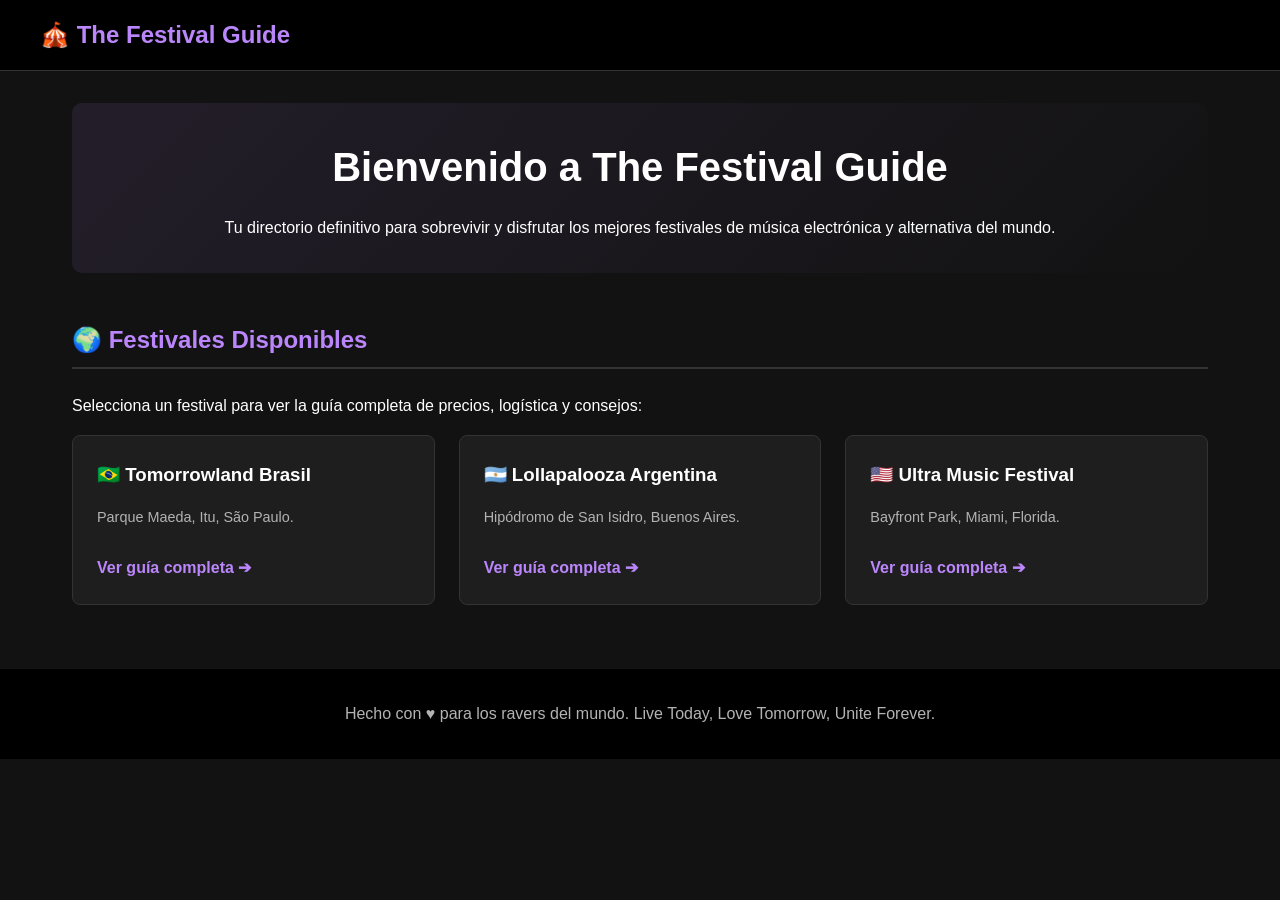
<file: index.html>
<!DOCTYPE html>
<html lang="es">
<head>
    <meta charset="UTF-8">
    <meta name="viewport" content="width=device-width, initial-scale=1.0">
    <title>The Festival Guide | Inicio</title>
    <link rel="stylesheet" href="css/style.css">
</head>
<body>
    <header>
        <nav class="navbar">
            <div class="logo">🎪 The Festival Guide</div>
            <ul class="nav-links">
            </ul>
            <div class="hamburger">
                <span class="bar"></span>
                <span class="bar"></span>
                <span class="bar"></span>
            </div>
        </nav>
    </header>

    <main class="container">
        <div class="hero-section">
            <h1>Bienvenido a The Festival Guide</h1>
            <p>Tu directorio definitivo para sobrevivir y disfrutar los mejores festivales de música electrónica y alternativa del mundo.</p>
        </div>

        <section class="guide-section">
            <h2>🌍 Festivales Disponibles</h2>
            <p>Selecciona un festival para ver la guía completa de precios, logística y consejos:</p>
            
            <div class="cards-grid">
                <a href="./festivals/tomorrowland/brasil.html" style="text-decoration: none;">
                    <div class="card" style="cursor: pointer;">
                        <h3>🇧🇷 Tomorrowland Brasil</h3>
                        <p style="color: var(--text-secondary); font-size: 0.9rem;">Parque Maeda, Itu, São Paulo.</p>
                        <br>
                        <p style="color: var(--accent-color); font-weight: bold;">Ver guía completa ➔</p>
                    </div>
                </a>

                <a href="./festivals/lollapalooza/argentina.html" style="text-decoration: none;">
                    <div class="card" style="cursor: pointer;">
                        <h3>🇦🇷 Lollapalooza Argentina</h3>
                        <p style="color: var(--text-secondary); font-size: 0.9rem;">Hipódromo de San Isidro, Buenos Aires.</p>
                        <br>
                        <p style="color: var(--accent-color); font-weight: bold;">Ver guía completa ➔</p>
                    </div>
                </a>

                <a href="./festivals/ultra/miami.html" style="text-decoration: none;">
                    <div class="card" style="cursor: pointer;">
                        <h3>🇺🇸 Ultra Music Festival</h3>
                        <p style="color: var(--text-secondary); font-size: 0.9rem;">Bayfront Park, Miami, Florida.</p>
                        <br>
                        <p style="color: var(--accent-color); font-weight: bold;">Ver guía completa ➔</p>
                    </div>
                </a>
            </div>
        </section>
    </main>

    <footer>
        <p>Hecho con ♥ para los ravers del mundo. Live Today, Love Tomorrow, Unite Forever.</p>
    </footer>

    <script src="js/script.js"></script>
</body>
</html>
</file>
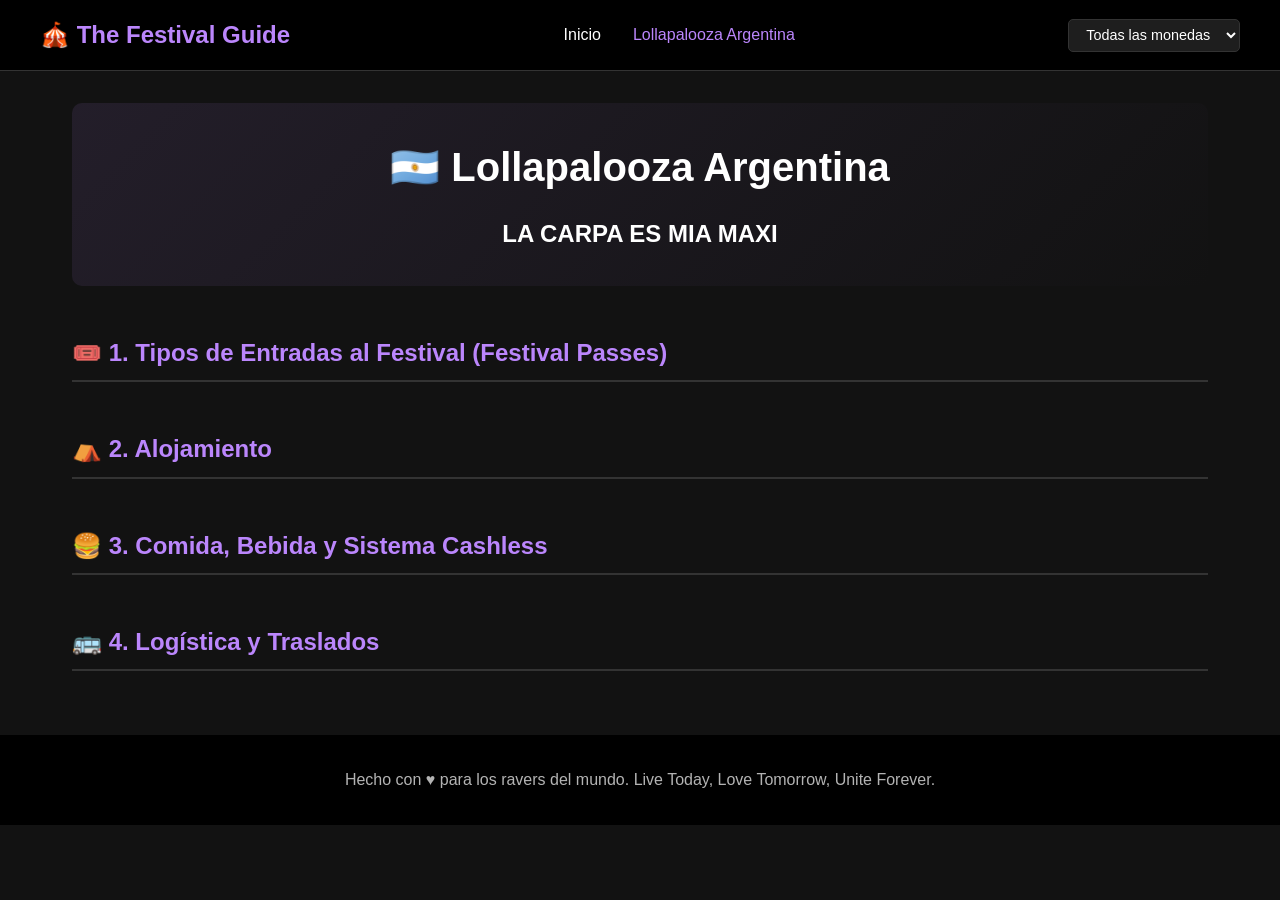
<file: festivals/lollapalooza/argentina.html>
<!DOCTYPE html>
<html lang="es">
<head>
    <meta charset="UTF-8">
    <meta name="viewport" content="width=device-width, initial-scale=1.0">
    <title>Lollapalooza Argentina | Guía Definitiva</title>
    <link rel="stylesheet" href="./../../css/style.css">
</head>
<body>
    <header>
        <nav class="navbar">
            <div class="logo">🎪 The Festival Guide</div>
            <ul class="nav-links">
                <li><a href="./../../index.html">Inicio</a></li>
                <li><a href="./argentina.html" class="active">Lollapalooza Argentina</a></li>
            </ul>
            
            <div class="nav-controls">
                <select id="currency-selector" class="currency-dropdown">
                    <option value="all">Todas las monedas</option>
                    <option value="usd">USD ($)</option>
                    <option value="ars">ARS ($)</option>
                    <option value="brl">BRL (R$)</option>
                </select>
                <div class="hamburger">
                    <span class="bar"></span>
                    <span class="bar"></span>
                    <span class="bar"></span>
                </div>
            </div>
        </nav>
    </header>

    <main class="container">
        <article class="guide-content">
            <div class="hero-section">
                <h1>🇦🇷 Lollapalooza Argentina</h1>
                <h2>LA CARPA ES MIA MAXI</h2>
                <!-- <p>Todo lo que necesitas saber: precios, opciones de alojamiento, transporte y consejos clave.</p> -->
                <!-- <p class="exchange-rate"><em>Nota: Los precios expresados son estimaciones basadas en el tipo de cambio aproximado (1 USD = 5.11 R$ | 1 R$ = 288 ARS).</em></p> -->
            </div>

            <section class="guide-section">
                <h2>🎟️ 1. Tipos de Entradas al Festival (Festival Passes)</h2>
                <!-- <p>Las entradas generales te dan acceso al festival de viernes a domingo. <strong>Atención: Estas entradas NO incluyen camping.</strong></p>
                <p>En Brasil existen tres tarifas diferentes: <strong>Full</strong> (público general/extranjeros), <strong>Social</strong> (con descuento donando a una ONG) y <strong>Meia-Entrada</strong> (exclusivo para estudiantes brasileños).</p>
                
                <div class="cards-grid">
                    <div class="card">
                        <h3>Full Madness Pass (Regular)</h3>
                        <p>Acceso estándar a todos los escenarios por los 3 días.</p>
                        <br>
                        <ul>
                            <li><strong>General (Full):</strong> <span class="price" data-brl="R$ 3.160" data-usd="USD 618" data-ars="ARS 910.000">R$ 3.160 | USD 618 | ARS 910.000</span></li>
                            <li><strong>Social:</strong> <span class="price" data-brl="R$ 1.895" data-usd="USD 371" data-ars="ARS 545.000">R$ 1.895 | USD 371 | ARS 545.000</span></li>
                        </ul>
                    </div>
                    <div class="card">
                        <h3>Comfort Pass (VIP)</h3>
                        <p>Incluye zonas VIP con vista al Mainstage, baños premium y barras exclusivas.</p>
                        <br>
                        <ul>
                            <li><strong>General (Full):</strong> <span class="price" data-brl="R$ 5.535" data-usd="USD 1.083" data-ars="ARS 1.594.000">R$ 5.535 | USD 1.083 | ARS 1.594.000</span></li>
                            <li><strong>Social:</strong> <span class="price" data-brl="R$ 4.300" data-usd="USD 841" data-ars="ARS 1.238.000">R$ 4.300 | USD 841 | ARS 1.238.000</span></li>
                        </ul>
                    </div>
                </div> -->
            </section>

            <section class="guide-section">
                <h2>⛺ 2. Alojamiento</h2>
                <!-- <p>DreamVille es la ciudadela oficial del festival. <strong>Si compras un paquete de DreamVille, la entrada al festival ya está incluida</strong>, además de <em>The Gathering</em>.</p>
                
                <div class="cards-grid">
                    <div class="card">
                        <h3>Magnificent Greens</h3>
                        <p>La opción más económica. Llevas tu propia carpa.</p>
                        <br>
                        <ul>
                            <li><strong>Precio:</strong> Desde <span class="price" data-brl="R$ 3.300" data-usd="USD 645" data-ars="ARS 950.000">R$ 3.300 | USD 645 | ARS 950.000</span> por persona.</li>
                        </ul>
                    </div>
                    <div class="card">
                        <h3>Easy Tent</h3>
                        <p>Carpa armada oficial, colchón inflable y bolsa de dormir.</p>
                        <br>
                        <ul>
                            <li><strong>Precio:</strong> Aprox. <span class="price" data-brl="R$ 5.100" data-usd="USD 998" data-ars="ARS 1.468.000">R$ 5.100 | USD 998 | ARS 1.468.000</span> por persona.</li>
                        </ul>
                    </div>
                    <div class="card">
                        <h3>The Montagoe (Glamping)</h3>
                        <p>Zona exclusiva con cabañas, camas reales y piscina.</p>
                        <br>
                        <ul>
                            <li><strong>Precio:</strong> Desde <span class="price" data-brl="R$ 12.000 a R$ 22.000" data-usd="USD 2.350 a USD 4.300" data-ars="ARS 3.450.000 a 6.330.000">R$ 12.000 a R$ 22.000 | USD 2.350 a USD 4.300 | ARS 3.450.000 a 6.330.000</span> por pareja.</li>
                        </ul>
                    </div>
                </div> -->
            </section>

            <section class="guide-section">
                <h2>🍔 3. Comida, Bebida y Sistema Cashless</h2>
                <!-- <p>Se paga con <strong>Pearls (Perlas)</strong>, la moneda oficial del festival.</p>
                <ul>
                    <li><strong>Agua / Gaseosa:</strong> <span class="price" data-brl="R$ 18" data-usd="USD 3.50" data-ars="ARS 5.200">R$ 18 | USD 3.50 | ARS 5.200</span></li>
                    <li><strong>Cerveza:</strong> <span class="price" data-brl="R$ 35" data-usd="USD 6.85" data-ars="ARS 10.000">R$ 35 | USD 6.85 | ARS 10.000</span></li>
                    <li><strong>Tragos / Cócteles:</strong> <span class="price" data-brl="R$ 60 a R$ 80" data-usd="USD 12 a USD 16" data-ars="ARS 17.500 a ARS 23.000">R$ 60 a R$ 80 | USD 12 a USD 16 | ARS 17.500 a ARS 23.000</span></li>
                    <li><strong>Comida rápida:</strong> <span class="price" data-brl="R$ 60" data-usd="USD 11.75" data-ars="ARS 17.300">R$ 60 | USD 11.75 | ARS 17.300</span></li>
                </ul> -->
            </section>

            <section class="guide-section">
                <h2>🚌 4. Logística y Traslados</h2>
                <!-- <ul>
                    <li><strong>Shuttle Oficial:</strong> <span class="price" data-brl="R$ 200" data-usd="USD 39" data-ars="ARS 57.600">R$ 200 | USD 39 | ARS 57.600</span> por día.</li>
                    <li><strong>Estacionamiento oficial:</strong> <span class="price" data-brl="R$ 180" data-usd="USD 35" data-ars="ARS 51.800">R$ 180 | USD 35 | ARS 51.800</span> por día.</li>
                </ul> -->
            </section>
        </article>
    </main>

    <footer>
        <p>Hecho con ♥ para los ravers del mundo. Live Today, Love Tomorrow, Unite Forever.</p>
    </footer>

    <script src="./../../js/script.js"></script>
</body>
</html>
</file>
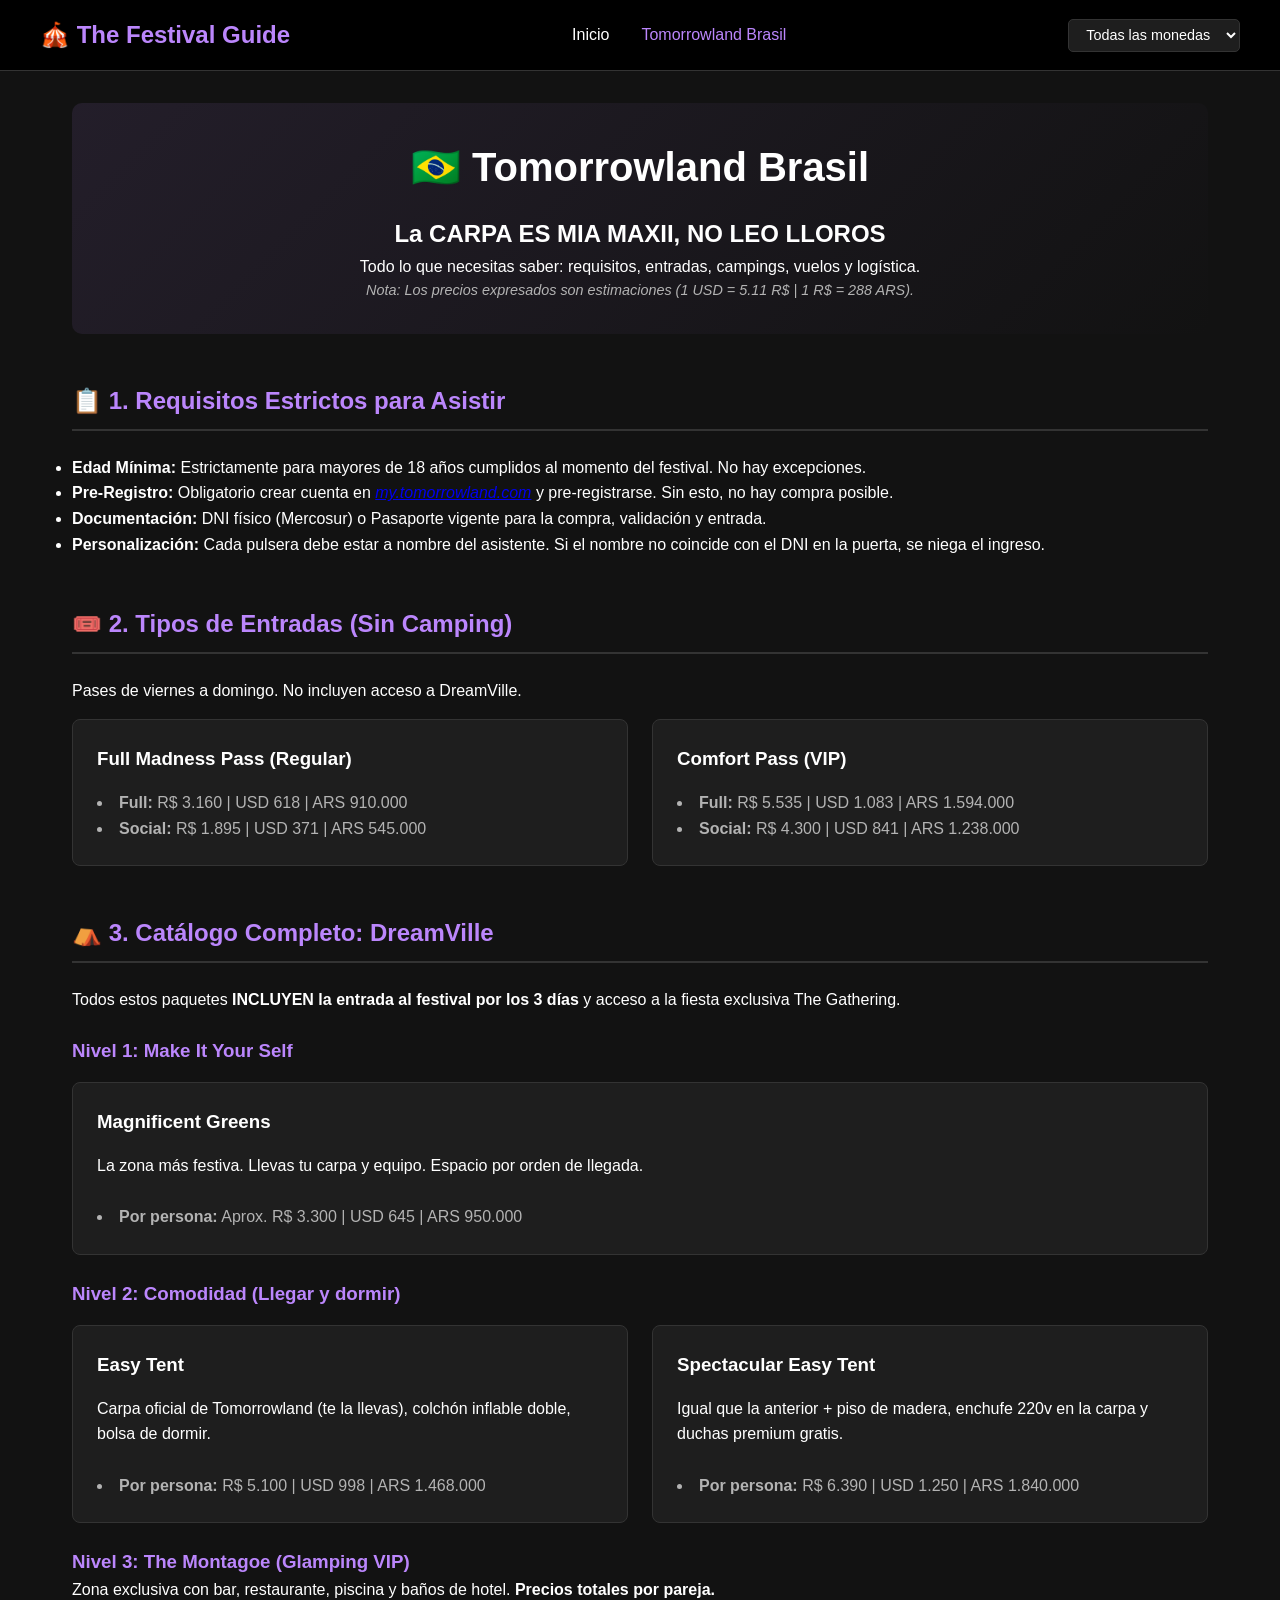
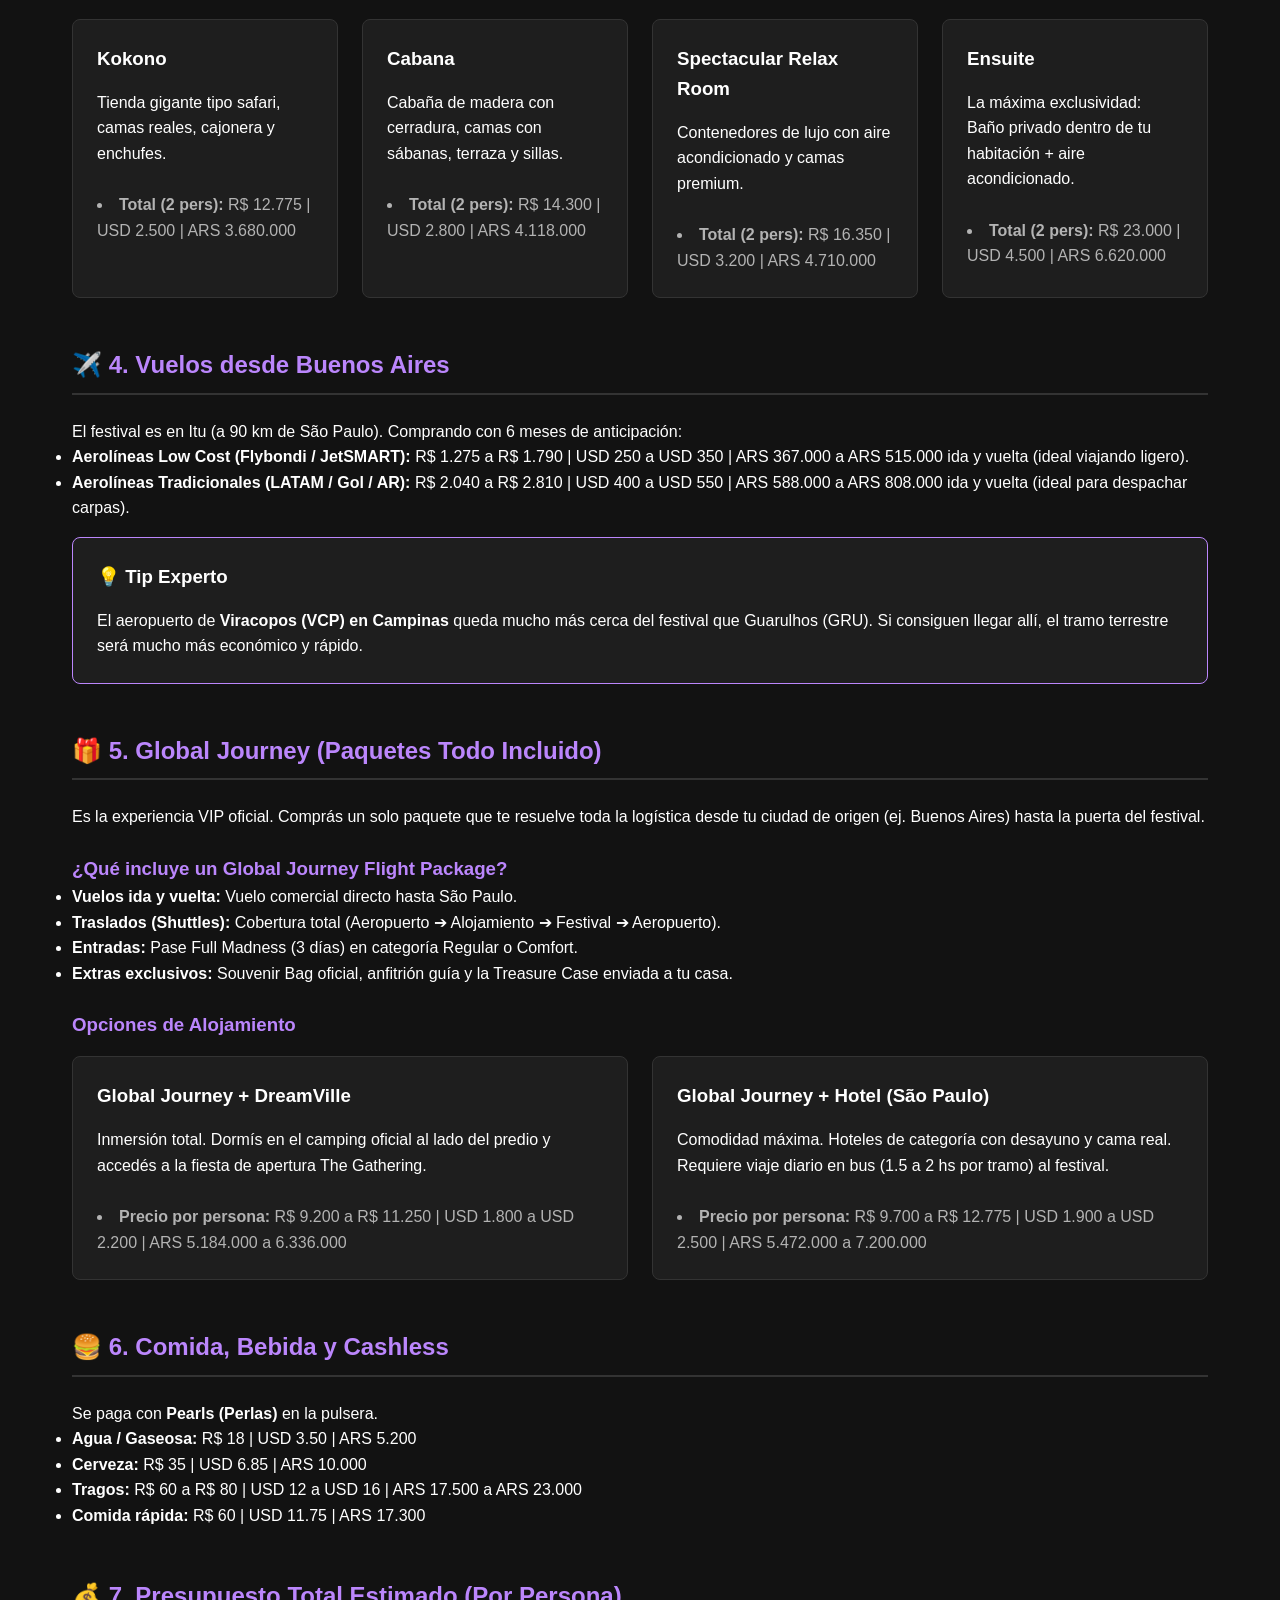
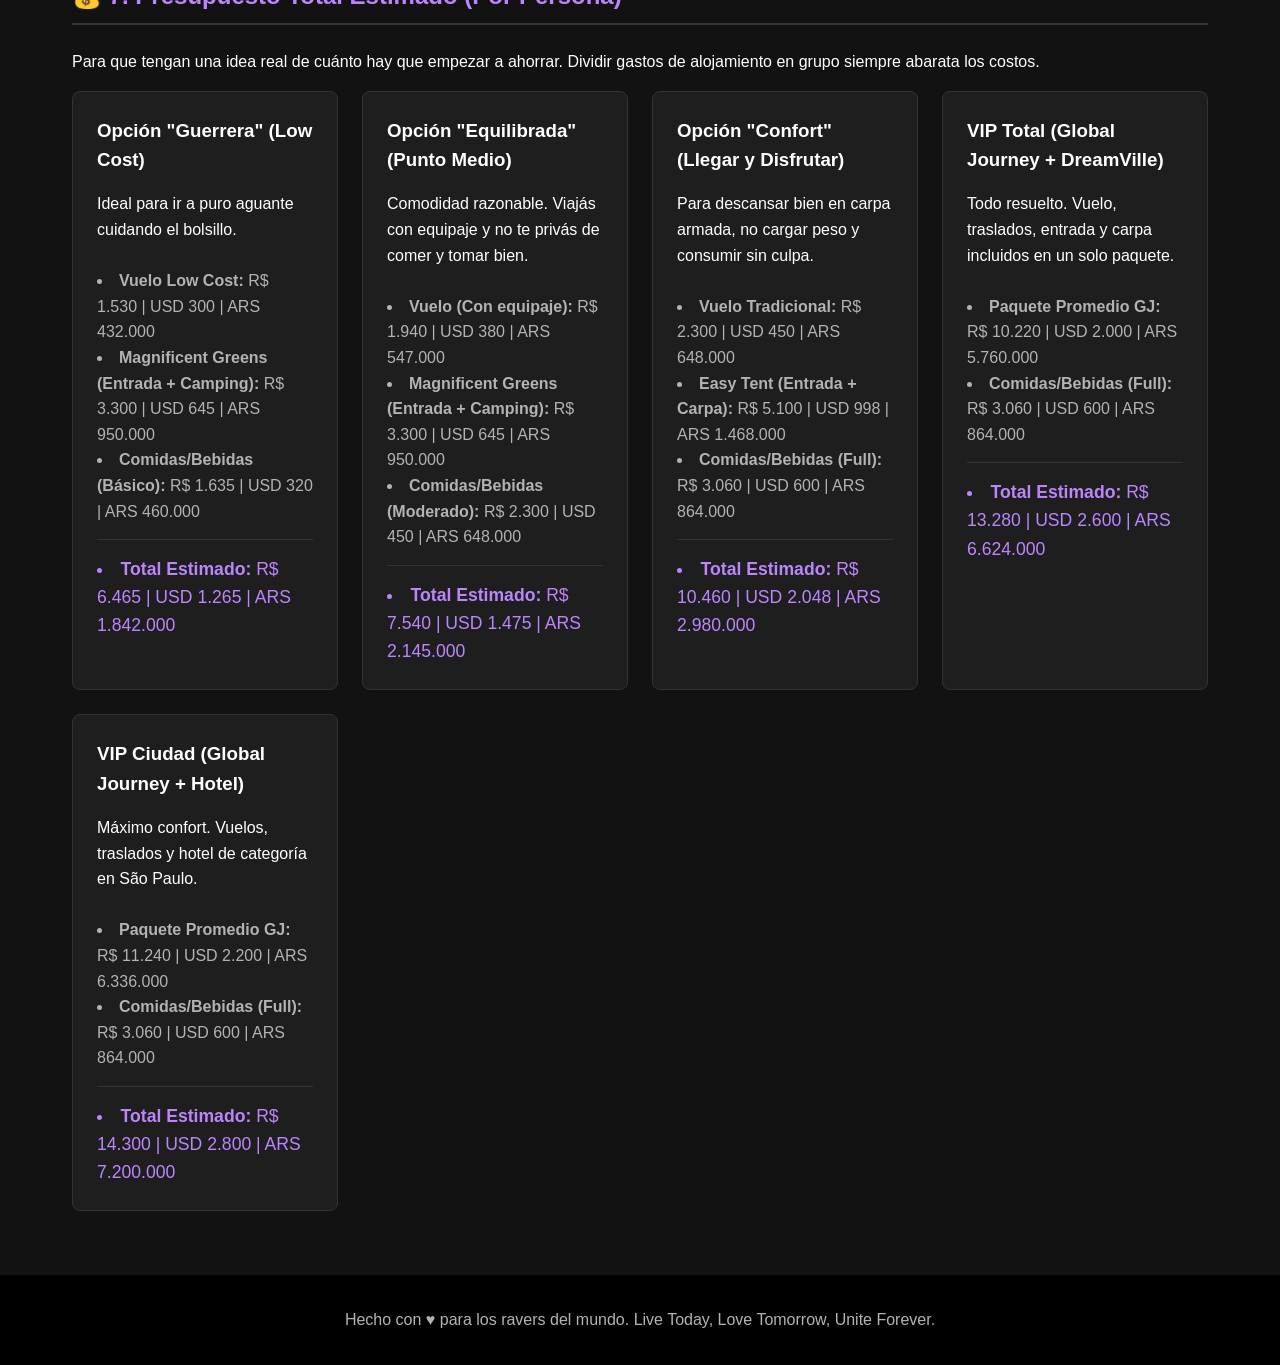
<file: festivals/tomorrowland/brasil.html>
<!DOCTYPE html>
<html lang="es">
<head>
    <meta charset="UTF-8">
    <meta name="viewport" content="width=device-width, initial-scale=1.0">
    <title>Tomorrowland Brasil | Guía Definitiva</title>
    <link rel="stylesheet" href="./../../css/style.css">
</head>
<body>
    <!-- Barra de Navegación -->
    <header>
        <nav class="navbar">
            <div class="logo">🎪 The Festival Guide</div>
            <ul class="nav-links">
                <li><a href="../../index.html">Inicio</a></li>
                <li><a href="./brasil.html" class="active">Tomorrowland Brasil</a></li>
            </ul>
            
            <!-- Controles de navegación con el selector -->
            <div class="nav-controls">
                <select id="currency-selector" class="currency-dropdown">
                    <option value="all">Todas las monedas</option>
                    <option value="usd">USD ($)</option>
                    <option value="ars">ARS ($)</option>
                    <option value="brl">BRL (R$)</option>
                </select>
                <div class="hamburger">
                    <span class="bar"></span>
                    <span class="bar"></span>
                    <span class="bar"></span>
                </div>
            </div>
        </nav>
    </header>

    <!-- Contenido Principal -->
    <main class="container">
        <article class="guide-content">
            <div class="hero-section">
                <h1>🇧🇷 Tomorrowland Brasil</h1>
                <h2>La CARPA ES MIA MAXII, NO LEO LLOROS</h2>
                <p>Todo lo que necesitas saber: requisitos, entradas, campings, vuelos y logística.</p>
                <p class="exchange-rate"><em>Nota: Los precios expresados son estimaciones (1 USD = 5.11 R$ | 1 R$ = 288 ARS).</em></p>
            </div>

            <section class="guide-section">
                <h2>📋 1. Requisitos Estrictos para Asistir</h2>
                <ul>
                    <li><strong>Edad Mínima:</strong> Estrictamente para mayores de 18 años cumplidos al momento del festival. No hay excepciones.</li>
                    <li><strong>Pre-Registro:</strong> Obligatorio crear cuenta en <em> <a target="_blank" href="https://brasil.tomorrowland.com/es/welcome/">my.tomorrowland.com</a></em> y pre-registrarse. Sin esto, no hay compra posible.</li>
                    <li><strong>Documentación:</strong> DNI físico (Mercosur) o Pasaporte vigente para la compra, validación y entrada.</li>
                    <li><strong>Personalización:</strong> Cada pulsera debe estar a nombre del asistente. Si el nombre no coincide con el DNI en la puerta, se niega el ingreso.</li>
                </ul>
            </section>

            <section class="guide-section">
                <h2>🎟️ 2. Tipos de Entradas (Sin Camping)</h2>
                <p>Pases de viernes a domingo. No incluyen acceso a DreamVille.</p>
                <div class="cards-grid">
                    <div class="card">
                        <h3>Full Madness Pass (Regular)</h3>
                        <ul>
                            <li><strong>Full:</strong> <span class="price" data-brl="R$ 3.160" data-usd="USD 618" data-ars="ARS 910.000">R$ 3.160 | USD 618 | ARS 910.000</span></li>
                            <li><strong>Social:</strong> <span class="price" data-brl="R$ 1.895" data-usd="USD 371" data-ars="ARS 545.000">R$ 1.895 | USD 371 | ARS 545.000</span></li>
                        </ul>
                    </div>
                    <div class="card">
                        <h3>Comfort Pass (VIP)</h3>
                        <ul>
                            <li><strong>Full:</strong> <span class="price" data-brl="R$ 5.535" data-usd="USD 1.083" data-ars="ARS 1.594.000">R$ 5.535 | USD 1.083 | ARS 1.594.000</span></li>
                            <li><strong>Social:</strong> <span class="price" data-brl="R$ 4.300" data-usd="USD 841" data-ars="ARS 1.238.000">R$ 4.300 | USD 841 | ARS 1.238.000</span></li>
                        </ul>
                    </div>
                </div>
            </section>

            <section class="guide-section">
                <h2>⛺ 3. Catálogo Completo: DreamVille</h2>
                <p>Todos estos paquetes <strong>INCLUYEN la entrada al festival por los 3 días</strong> y acceso a la fiesta exclusiva The Gathering.</p>
                
                <h3 style="color: var(--accent-color); margin-top: 1.5rem;">Nivel 1: Make It Your Self</h3>
                <div class="cards-grid">
                    <div class="card">
                        <h3>Magnificent Greens</h3>
                        <p>La zona más festiva. Llevas tu carpa y equipo. Espacio por orden de llegada.</p>
                        <br>
                        <ul>
                            <li><strong>Por persona:</strong> Aprox. <span class="price" data-brl="R$ 3.300" data-usd="USD 645" data-ars="ARS 950.000">R$ 3.300 | USD 645 | ARS 950.000</span></li>
                        </ul>
                    </div>
                </div>

                <h3 style="color: var(--accent-color); margin-top: 1.5rem;">Nivel 2: Comodidad (Llegar y dormir)</h3>
                <div class="cards-grid">
                    <div class="card">
                        <h3>Easy Tent</h3>
                        <p>Carpa oficial de Tomorrowland (te la llevas), colchón inflable doble, bolsa de dormir.</p>
                        <br>
                        <ul>
                            <li><strong>Por persona:</strong> <span class="price" data-brl="R$ 5.100" data-usd="USD 998" data-ars="ARS 1.468.000">R$ 5.100 | USD 998 | ARS 1.468.000</span></li>
                        </ul>
                    </div>
                    <div class="card">
                        <h3>Spectacular Easy Tent</h3>
                        <p>Igual que la anterior + piso de madera, enchufe 220v en la carpa y duchas premium gratis.</p>
                        <br>
                        <ul>
                            <li><strong>Por persona:</strong> <span class="price" data-brl="R$ 6.390" data-usd="USD 1.250" data-ars="ARS 1.840.000">R$ 6.390 | USD 1.250 | ARS 1.840.000</span></li>
                        </ul>
                    </div>
                </div>

                <h3 style="color: var(--accent-color); margin-top: 1.5rem;">Nivel 3: The Montagoe (Glamping VIP)</h3>
                <p>Zona exclusiva con bar, restaurante, piscina y baños de hotel. <strong>Precios totales por pareja.</strong></p>
                <div class="cards-grid">
                    <div class="card">
                        <h3>Kokono</h3>
                        <p>Tienda gigante tipo safari, camas reales, cajonera y enchufes.</p>
                        <br>
                        <ul>
                            <li><strong>Total (2 pers):</strong> <span class="price" data-brl="R$ 12.775" data-usd="USD 2.500" data-ars="ARS 3.680.000">R$ 12.775 | USD 2.500 | ARS 3.680.000</span></li>
                        </ul>
                    </div>
                    <div class="card">
                        <h3>Cabana</h3>
                        <p>Cabaña de madera con cerradura, camas con sábanas, terraza y sillas.</p>
                        <br>
                        <ul>
                            <li><strong>Total (2 pers):</strong> <span class="price" data-brl="R$ 14.300" data-usd="USD 2.800" data-ars="ARS 4.118.000">R$ 14.300 | USD 2.800 | ARS 4.118.000</span></li>
                        </ul>
                    </div>
                    <div class="card">
                        <h3>Spectacular Relax Room</h3>
                        <p>Contenedores de lujo con aire acondicionado y camas premium.</p>
                        <br>
                        <ul>
                            <li><strong>Total (2 pers):</strong> <span class="price" data-brl="R$ 16.350" data-usd="USD 3.200" data-ars="ARS 4.710.000">R$ 16.350 | USD 3.200 | ARS 4.710.000</span></li>
                        </ul>
                    </div>
                    <div class="card">
                        <h3>Ensuite</h3>
                        <p>La máxima exclusividad: Baño privado dentro de tu habitación + aire acondicionado.</p>
                        <br>
                        <ul>
                            <li><strong>Total (2 pers):</strong> <span class="price" data-brl="R$ 23.000" data-usd="USD 4.500" data-ars="ARS 6.620.000">R$ 23.000 | USD 4.500 | ARS 6.620.000</span></li>
                        </ul>
                    </div>
                </div>
            </section>

            <section class="guide-section">
                <h2>✈️ 4. Vuelos desde Buenos Aires</h2>
                <p>El festival es en Itu (a 90 km de São Paulo). Comprando con 6 meses de anticipación:</p>
                <ul>
                    <li><strong>Aerolíneas Low Cost (Flybondi / JetSMART):</strong> <span class="price" data-brl="R$ 1.275 a R$ 1.790" data-usd="USD 250 a USD 350" data-ars="ARS 367.000 a ARS 515.000">R$ 1.275 a R$ 1.790 | USD 250 a USD 350 | ARS 367.000 a ARS 515.000</span> ida y vuelta (ideal viajando ligero).</li>
                    <li><strong>Aerolíneas Tradicionales (LATAM / Gol / AR):</strong> <span class="price" data-brl="R$ 2.040 a R$ 2.810" data-usd="USD 400 a USD 550" data-ars="ARS 588.000 a ARS 808.000">R$ 2.040 a R$ 2.810 | USD 400 a USD 550 | ARS 588.000 a ARS 808.000</span> ida y vuelta (ideal para despachar carpas).</li>
                </ul>
                <div class="card" style="margin-top: 1rem; border-color: var(--accent-color);">
                    <h3>💡 Tip Experto</h3>
                    <p>El aeropuerto de <strong>Viracopos (VCP) en Campinas</strong> queda mucho más cerca del festival que Guarulhos (GRU). Si consiguen llegar allí, el tramo terrestre será mucho más económico y rápido.</p>
                </div>
            </section>

            <section class="guide-section">
                <h2>🎁 5. Global Journey (Paquetes Todo Incluido)</h2>
                <p>Es la experiencia VIP oficial. Comprás un solo paquete que te resuelve toda la logística desde tu ciudad de origen (ej. Buenos Aires) hasta la puerta del festival.</p>

                <h3 style="color: var(--accent-color); margin-top: 1.5rem;">¿Qué incluye un Global Journey Flight Package?</h3>
                <ul>
                    <li><strong>Vuelos ida y vuelta:</strong> Vuelo comercial directo hasta São Paulo.</li>
                    <li><strong>Traslados (Shuttles):</strong> Cobertura total (Aeropuerto ➔ Alojamiento ➔ Festival ➔ Aeropuerto).</li>
                    <li><strong>Entradas:</strong> Pase Full Madness (3 días) en categoría Regular o Comfort.</li>
                    <li><strong>Extras exclusivos:</strong> Souvenir Bag oficial, anfitrión guía y la Treasure Case enviada a tu casa.</li>
                </ul>

                <h3 style="color: var(--accent-color); margin-top: 1.5rem;">Opciones de Alojamiento</h3>
                <div class="cards-grid">
                    <div class="card">
                        <h3>Global Journey + DreamVille</h3>
                        <p>Inmersión total. Dormís en el camping oficial al lado del predio y accedés a la fiesta de apertura The Gathering.</p>
                        <br>
                        <ul>
                            <li><strong>Precio por persona:</strong> <span class="price" data-brl="R$ 9.200 a R$ 11.250" data-usd="USD 1.800 a USD 2.200" data-ars="ARS 5.184.000 a 6.336.000">R$ 9.200 a R$ 11.250 | USD 1.800 a USD 2.200 | ARS 5.184.000 a 6.336.000</span></li>
                        </ul>
                    </div>
                    <div class="card">
                        <h3>Global Journey + Hotel (São Paulo)</h3>
                        <p>Comodidad máxima. Hoteles de categoría con desayuno y cama real. Requiere viaje diario en bus (1.5 a 2 hs por tramo) al festival.</p>
                        <br>
                        <ul>
                            <li><strong>Precio por persona:</strong> <span class="price" data-brl="R$ 9.700 a R$ 12.775" data-usd="USD 1.900 a USD 2.500" data-ars="ARS 5.472.000 a 7.200.000">R$ 9.700 a R$ 12.775 | USD 1.900 a USD 2.500 | ARS 5.472.000 a 7.200.000</span></li>
                        </ul>
                    </div>
                </div>
            </section>

            <section class="guide-section">
                <h2>🍔 6. Comida, Bebida y Cashless</h2>
                <p>Se paga con <strong>Pearls (Perlas)</strong> en la pulsera.</p>
                <ul>
                    <li><strong>Agua / Gaseosa:</strong> <span class="price" data-brl="R$ 18" data-usd="USD 3.50" data-ars="ARS 5.200">R$ 18 | USD 3.50 | ARS 5.200</span></li>
                    <li><strong>Cerveza:</strong> <span class="price" data-brl="R$ 35" data-usd="USD 6.85" data-ars="ARS 10.000">R$ 35 | USD 6.85 | ARS 10.000</span></li>
                    <li><strong>Tragos:</strong> <span class="price" data-brl="R$ 60 a R$ 80" data-usd="USD 12 a USD 16" data-ars="ARS 17.500 a ARS 23.000">R$ 60 a R$ 80 | USD 12 a USD 16 | ARS 17.500 a ARS 23.000</span></li>
                    <li><strong>Comida rápida:</strong> <span class="price" data-brl="R$ 60" data-usd="USD 11.75" data-ars="ARS 17.300">R$ 60 | USD 11.75 | ARS 17.300</span></li>
                </ul>
            </section>

            <section class="guide-section">
                <h2>💰 7. Presupuesto Total Estimado (Por Persona)</h2>
                <p>Para que tengan una idea real de cuánto hay que empezar a ahorrar. Dividir gastos de alojamiento en grupo siempre abarata los costos.</p>
                
                <div class="cards-grid">
                    <div class="card">
                        <h3>Opción "Guerrera" (Low Cost)</h3>
                        <p>Ideal para ir a puro aguante cuidando el bolsillo.</p>
                        <br>
                        <ul>
                            <li><strong>Vuelo Low Cost:</strong> <span class="price" data-brl="R$ 1.530" data-usd="USD 300" data-ars="ARS 432.000">R$ 1.530 | USD 300 | ARS 432.000</span></li>
                            <li><strong>Magnificent Greens (Entrada + Camping):</strong> <span class="price" data-brl="R$ 3.300" data-usd="USD 645" data-ars="ARS 950.000">R$ 3.300 | USD 645 | ARS 950.000</span></li>
                            <li><strong>Comidas/Bebidas (Básico):</strong> <span class="price" data-brl="R$ 1.635" data-usd="USD 320" data-ars="ARS 460.000">R$ 1.635 | USD 320 | ARS 460.000</span></li>
                            <li style="margin-top: 15px; border-top: 1px solid #333; padding-top: 15px; color: var(--accent-color); font-size: 1.1rem;">
                                <strong>Total Estimado:</strong> <span class="price" data-brl="R$ 6.465" data-usd="USD 1.265" data-ars="ARS 1.842.000">R$ 6.465 | USD 1.265 | ARS 1.842.000</span>
                            </li>
                        </ul>
                    </div>

                    <div class="card">
                        <h3>Opción "Equilibrada" (Punto Medio)</h3>
                        <p>Comodidad razonable. Viajás con equipaje y no te privás de comer y tomar bien.</p>
                        <br>
                        <ul>
                            <li><strong>Vuelo (Con equipaje):</strong> <span class="price" data-brl="R$ 1.940" data-usd="USD 380" data-ars="ARS 547.000">R$ 1.940 | USD 380 | ARS 547.000</span></li>
                            <li><strong>Magnificent Greens (Entrada + Camping):</strong> <span class="price" data-brl="R$ 3.300" data-usd="USD 645" data-ars="ARS 950.000">R$ 3.300 | USD 645 | ARS 950.000</span></li>
                            <li><strong>Comidas/Bebidas (Moderado):</strong> <span class="price" data-brl="R$ 2.300" data-usd="USD 450" data-ars="ARS 648.000">R$ 2.300 | USD 450 | ARS 648.000</span></li>
                            <li style="margin-top: 15px; border-top: 1px solid #333; padding-top: 15px; color: var(--accent-color); font-size: 1.1rem;">
                                <strong>Total Estimado:</strong> <span class="price" data-brl="R$ 7.540" data-usd="USD 1.475" data-ars="ARS 2.145.000">R$ 7.540 | USD 1.475 | ARS 2.145.000</span>
                            </li>
                        </ul>
                    </div>

                    <div class="card">
                        <h3>Opción "Confort" (Llegar y Disfrutar)</h3>
                        <p>Para descansar bien en carpa armada, no cargar peso y consumir sin culpa.</p>
                        <br>
                        <ul>
                            <li><strong>Vuelo Tradicional:</strong> <span class="price" data-brl="R$ 2.300" data-usd="USD 450" data-ars="ARS 648.000">R$ 2.300 | USD 450 | ARS 648.000</span></li>
                            <li><strong>Easy Tent (Entrada + Carpa):</strong> <span class="price" data-brl="R$ 5.100" data-usd="USD 998" data-ars="ARS 1.468.000">R$ 5.100 | USD 998 | ARS 1.468.000</span></li>
                            <li><strong>Comidas/Bebidas (Full):</strong> <span class="price" data-brl="R$ 3.060" data-usd="USD 600" data-ars="ARS 864.000">R$ 3.060 | USD 600 | ARS 864.000</span></li>
                            <li style="margin-top: 15px; border-top: 1px solid #333; padding-top: 15px; color: var(--accent-color); font-size: 1.1rem;">
                                <strong>Total Estimado:</strong> <span class="price" data-brl="R$ 10.460" data-usd="USD 2.048" data-ars="ARS 2.980.000">R$ 10.460 | USD 2.048 | ARS 2.980.000</span>
                            </li>
                        </ul>
                    </div>
                    
                    <div class="card">
                        <h3>VIP Total (Global Journey + DreamVille)</h3>
                        <p>Todo resuelto. Vuelo, traslados, entrada y carpa incluidos en un solo paquete.</p>
                        <br>
                        <ul>
                            <li><strong>Paquete Promedio GJ:</strong> <span class="price" data-brl="R$ 10.220" data-usd="USD 2.000" data-ars="ARS 5.760.000">R$ 10.220 | USD 2.000 | ARS 5.760.000</span></li>
                            <li><strong>Comidas/Bebidas (Full):</strong> <span class="price" data-brl="R$ 3.060" data-usd="USD 600" data-ars="ARS 864.000">R$ 3.060 | USD 600 | ARS 864.000</span></li>
                            <li style="margin-top: 15px; border-top: 1px solid #333; padding-top: 15px; color: var(--accent-color); font-size: 1.1rem;">
                                <strong>Total Estimado:</strong> <span class="price" data-brl="R$ 13.280" data-usd="USD 2.600" data-ars="ARS 6.624.000">R$ 13.280 | USD 2.600 | ARS 6.624.000</span>
                            </li>
                        </ul>
                    </div>

                    <div class="card">
                        <h3>VIP Ciudad (Global Journey + Hotel)</h3>
                        <p>Máximo confort. Vuelos, traslados y hotel de categoría en São Paulo.</p>
                        <br>
                        <ul>
                            <li><strong>Paquete Promedio GJ:</strong> <span class="price" data-brl="R$ 11.240" data-usd="USD 2.200" data-ars="ARS 6.336.000">R$ 11.240 | USD 2.200 | ARS 6.336.000</span></li>
                            <li><strong>Comidas/Bebidas (Full):</strong> <span class="price" data-brl="R$ 3.060" data-usd="USD 600" data-ars="ARS 864.000">R$ 3.060 | USD 600 | ARS 864.000</span></li>
                            <li style="margin-top: 15px; border-top: 1px solid #333; padding-top: 15px; color: var(--accent-color); font-size: 1.1rem;">
                                <strong>Total Estimado:</strong> <span class="price" data-brl="R$ 14.300" data-usd="USD 2.800" data-ars="ARS 7.200.000">R$ 14.300 | USD 2.800 | ARS 7.200.000</span>
                            </li>
                        </ul>
                    </div>
                </div>
            </section>
        </article>
    </main>

    <footer>
        <p>Hecho con ♥ para los ravers del mundo. Live Today, Love Tomorrow, Unite Forever.</p>
    </footer>

    <script src="./../../js/script.js"></script>
</body>
</html>
</file>
<file: css/style.css>
/* Variables de colores para mantener consistencia */
:root {
    --bg-color: #121212;
    --card-bg: #1e1e1e;
    --text-primary: #ffffff;
    --text-secondary: #b3b3b3;
    --accent-color: #bb86fc;
    --hover-color: #3700b3;
}

* {
    margin: 0;
    padding: 0;
    box-sizing: border-box;
    font-family: 'Segoe UI', Tahoma, Geneva, Verdana, sans-serif;
}

body {
    background-color: var(--bg-color);
    color: var(--text-primary);
    line-height: 1.6;
}

/* Navegación */
header {
    background-color: #000000;
    padding: 1rem 2rem;
    position: sticky;
    top: 0;
    z-index: 100;
    border-bottom: 1px solid #333;
}

.navbar {
    display: flex;
    justify-content: space-between;
    align-items: center;
    max-width: 1200px;
    margin: 0 auto;
}

.logo {
    font-size: 1.5rem;
    font-weight: bold;
    color: var(--accent-color);
}

.nav-links {
    list-style: none;
    display: flex;
    gap: 2rem;
}

.nav-links a {
    color: var(--text-primary);
    text-decoration: none;
    font-weight: 500;
    transition: color 0.3s ease;
}

.nav-links a:hover, .nav-links a.active {
    color: var(--accent-color);
}

/* Menú Hamburguesa (Oculto en PC) */
.hamburger {
    display: none;
    cursor: pointer;
}

.bar {
    display: block;
    width: 25px;
    height: 3px;
    margin: 5px auto;
    background-color: white;
    transition: all 0.3s ease;
}

/* Contenido Principal */
.container {
    max-width: 1200px;
    margin: 2rem auto;
    padding: 0 2rem;
}

.hero-section {
    text-align: center;
    margin-bottom: 3rem;
    padding: 2rem;
    background: linear-gradient(135deg, rgba(187,134,252,0.1) 0%, rgba(18,18,18,1) 100%);
    border-radius: 10px;
}

.hero-section h1 {
    font-size: 2.5rem;
    margin-bottom: 1rem;
}

.exchange-rate {
    color: var(--text-secondary);
    font-size: 0.9rem;
}

.guide-section {
    margin-bottom: 3rem;
}

.guide-section h2 {
    color: var(--accent-color);
    border-bottom: 2px solid #333;
    padding-bottom: 0.5rem;
    margin-bottom: 1.5rem;
}

/* Grid de Tarjetas (Ideal para precios) */
.cards-grid {
    display: grid;
    grid-template-columns: repeat(auto-fit, minmax(250px, 1fr));
    gap: 1.5rem;
    margin-top: 1rem;
}

.card {
    background-color: var(--card-bg);
    padding: 1.5rem;
    border-radius: 8px;
    border: 1px solid #333;
    transition: transform 0.2s ease;
}

.card:hover {
    transform: translateY(-5px);
    border-color: var(--accent-color);
}

.card h3 {
    margin-bottom: 1rem;
    color: #fff;
}

.card ul {
    list-style-position: inside;
    color: var(--text-secondary);
}

/* Footer */
footer {
    text-align: center;
    padding: 2rem;
    background-color: #000;
    color: var(--text-secondary);
    margin-top: 4rem;
}

/* Responsividad para celulares */
@media (max-width: 768px) {
    .hamburger {
        display: block;
    }
    
    .nav-links {
        position: fixed;
        left: -100%;
        top: 70px;
        flex-direction: column;
        background-color: #000;
        width: 100%;
        text-align: center;
        transition: 0.3s;
        padding: 2rem 0;
    }
    
    .nav-links.active {
        left: 0;
    }
}

/* Quitar subrayado de los links que envuelven tarjetas */
.cards-grid a {
    text-decoration: none;
}

/* Selector de Monedas */
.nav-controls {
    display: flex;
    align-items: center;
    gap: 1rem;
}

.currency-dropdown {
    background-color: var(--card-bg);
    color: var(--text-primary);
    border: 1px solid #333;
    padding: 0.4rem 0.8rem;
    border-radius: 5px;
    font-size: 0.9rem;
    cursor: pointer;
    outline: none;
    transition: border-color 0.3s ease;
}

.currency-dropdown:hover, 
.currency-dropdown:focus {
    border-color: var(--accent-color);
}
</file>
